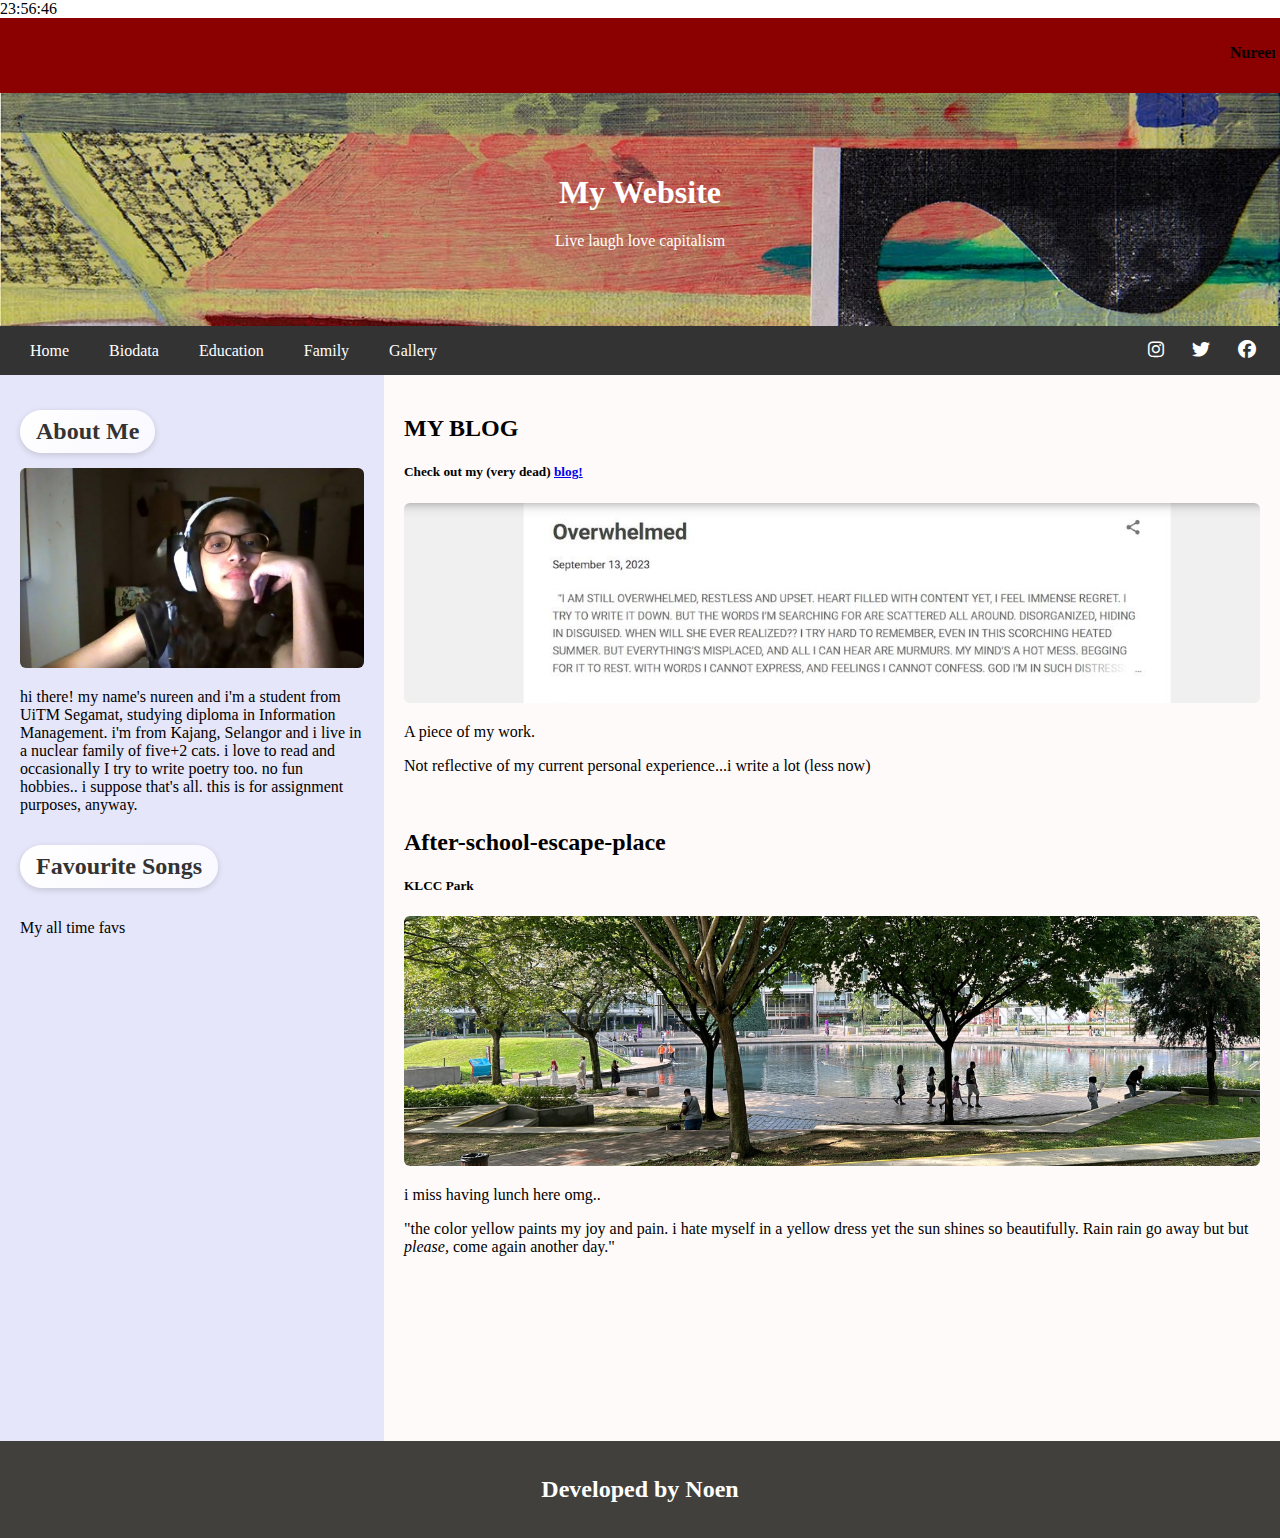
<file: index.html>
<!DOCTYPE html>
<html>
 
  
  <body onload="startTime()">

<div id="txt"></div>

<script>
function startTime() {
  const today = new Date();
  let h = today.getHours();
  let m = today.getMinutes();
  let s = today.getSeconds();
  m = checkTime(m);
  s = checkTime(s);
  document.getElementById('txt').innerHTML =  h + ":" + m + ":" + s;
  setTimeout(startTime, 1000);
}

function checkTime(i) {
  if (i < 10) {i = "0" + i};  // add zero in front of numbers < 10
  return i;
}
</script>
<head>
   <meta name="viewport" content="width=device-width, initial-scale=1">
<title>Home</title>
<meta charset="UTF-8">
<meta name="viewport" content="width=device-width, initial-scale=1">

<!-- Font Awesome for social icons -->
<link rel="stylesheet" href="https://cdnjs.cloudflare.com/ajax/libs/font-awesome/6.5.0/css/all.min.css">

<style>
* {
  box-sizing: border-box;
}

body {
  font-family: Georgia;
  margin: 0;
}

/* Header */
header {
  padding: 60px;
  text-align: center;
  background-image: url('bg.jpg');
  background-size: cover;
  color: white;
}

/* Top navigation bar */
.navbar {
  display: flex;
  justify-content: space-between; /* separates links left, icons right */
  align-items: center;
  background-color: #333;
  padding: 0 10px;
}

/* Left nav links */
.nav-links {
  display: flex;
}

.nav-links a {
  color: white;
  padding: 14px 20px;
  text-decoration: none;
  text-align: center;
}

.nav-links a:hover {
  background-color: #ddd;
  color: black;
}

/* Social icons on right */
.social-icons {
  display: flex;
}

.social-icons a {
  color: white;
  padding: 14px;
  text-decoration: none;
  font-size: 18px;
}

.social-icons a:hover {
  color: #ddd;
}

/* Column container */
.container {  
  display: flex;
  flex-wrap: wrap;
}

/* Sidebar/left column */
.side {
  flex: 30%;
  background-color: #E6E6FA;
  padding: 20px;
}

/* Main column */
.main {
  flex: 70%;
  background-color: #FFFAFA;
  padding: 20px;
}

/* Images */
img {
  transition: transform 0.3s ease;
  border-radius: 6px;
  max-width: 100%;
}
img:hover {
  transform: scale(1.05);
}

/* Bubble headings only for sidebar h2 */
.side h2 {
  display: inline-block;
  background: linear-gradient(135deg, #ffffff, #f8f8ff); /* soft gradient */
  color: #333;
  padding: 8px 16px;
  border-radius: 25px;
  box-shadow: 0 2px 6px rgba(0,0,0,0.15);
  margin: 15px 0;
  font-weight: bold;
}

/* Footer */
footer {
  padding: 15px;
  text-align: center;
  background: #41403C;
  color: white;
}

/* Responsive layout */
@media screen and (max-width: 700px) {
  .container, .navbar {   
    flex-direction: column;
  }
  .nav-links, .social-icons {
    justify-content: center;
  }
}
</style>
</head>
<body>

<!-- Note -->
<div style="background:#8B0000;padding:5px;text-align:center;">
  <h4><marquee>Nureen Nasira's Webpage</marquee></h4>
</div>

<!-- Header -->
<header>
  <div class="w3-container w3-center w3-animate-bottom">
  <h1>My Website</h1>
  <p>Live laugh love capitalism</p>
</header>

<!-- Navigation Bar -->
<div class="navbar">
  <div class="nav-links">
    <a href="index.html">Home</a>
    <a href="bio.html">Biodata</a>
    <a href="edu.html">Education</a>
    <a href="family.html">Family</a>
    <a href="gallery.html">Gallery</a>
  </div>
  <div class="social-icons">
    <a href="https://www.instagram.com/4rts_stuff/" target="_blank" title="Instagram"><i class="fab fa-instagram"></i></a>
    <a href="https://x.com/nureen_nasira" target="_blank" title="Twitter"><i class="fab fa-twitter"></i></a>
    <a href="https://facebook.com" target="_blank" title="Facebook"><i class="fab fa-facebook"></i></a>
  </div>
</div>

<!-- Content Container -->
<div class="container">
  <div class="side">
    <h2>About Me</h2>
    
    <img src="home-photo.jpg" alt="rachel amber" style="width:100%; height:200px; object-fit:cover;">
    <p>hi there! my name's nureen and i'm a student from UiTM Segamat, studying diploma in Information Management. i'm from Kajang, Selangor and i live in a nuclear family of five+2 cats. i love to read and occasionally I try to write poetry too. no fun hobbies.. i suppose that's all. this is for assignment purposes, anyway. </p>

    <h2>Favourite Songs</h2>
    <p>My all time favs</p>

    <iframe allow="autoplay *; encrypted-media *;" frameborder="0" height="152" style="width:100%;max-width:660px;overflow:hidden;background:transparent;" src="https://embed.music.apple.com/my/album/jeff-buckley-its-never-over-songs-from-the-film/1856317722"></iframe>

    <iframe data-testid="embed-iframe" style="border-radius:12px" src="https://open.spotify.com/embed/album/06YsuIiMmeV7GzKNTxNy59?utm_source=generator" width="100%" height="152" frameBorder="0" allowfullscreen="" allow="autoplay; clipboard-write; encrypted-media; fullscreen; picture-in-picture" loading="lazy"></iframe>

    <iframe style="border-radius:12px" src="https://open.spotify.com/embed/playlist/4LI2f6k8as4S5rRMIrcLuF?utm_source=generator&theme=0" width="100%" height="152" frameBorder="0" allow="autoplay; clipboard-write; encrypted-media; fullscreen; picture-in-picture"></iframe>
  </div>

  <div class="main">
    <h2>MY BLOG</h2>
    <h5>Check out my (very dead) <a href="https://www.blogger.com/profile/11640510026350371178"target="_blank">blog!</a></h5>

    <a href="https://www.blogger.com/profile/11640510026350371178" target="_blank"> 
      <img src="ss.jpg" alt="Blog image" style="width:100%; height:200px; object-fit:cover;">
    </a>
    <p>A piece of my work.</p>
    <p>Not reflective of my current personal experience...i write a lot (less now)</p>
    <br>

    <h2>After-school-escape-place</h2>
    <h5>KLCC Park</h5>
    <img src="art2.jpg" alt="Blog image" style="width:100%; height:250px; object-fit:cover;">
    <p>i miss having lunch here omg..</p>
    <p>"the color yellow paints my joy and pain. i hate myself in a yellow dress yet the sun shines so beautifully. Rain rain go away but but <em>please,</em> come again another day."</p>
  </div>
</div>

<!-- Footer -->
<footer>
  <h2>Developed by Noen</h2>
</footer>
</div>
</body>

</html>
</file>
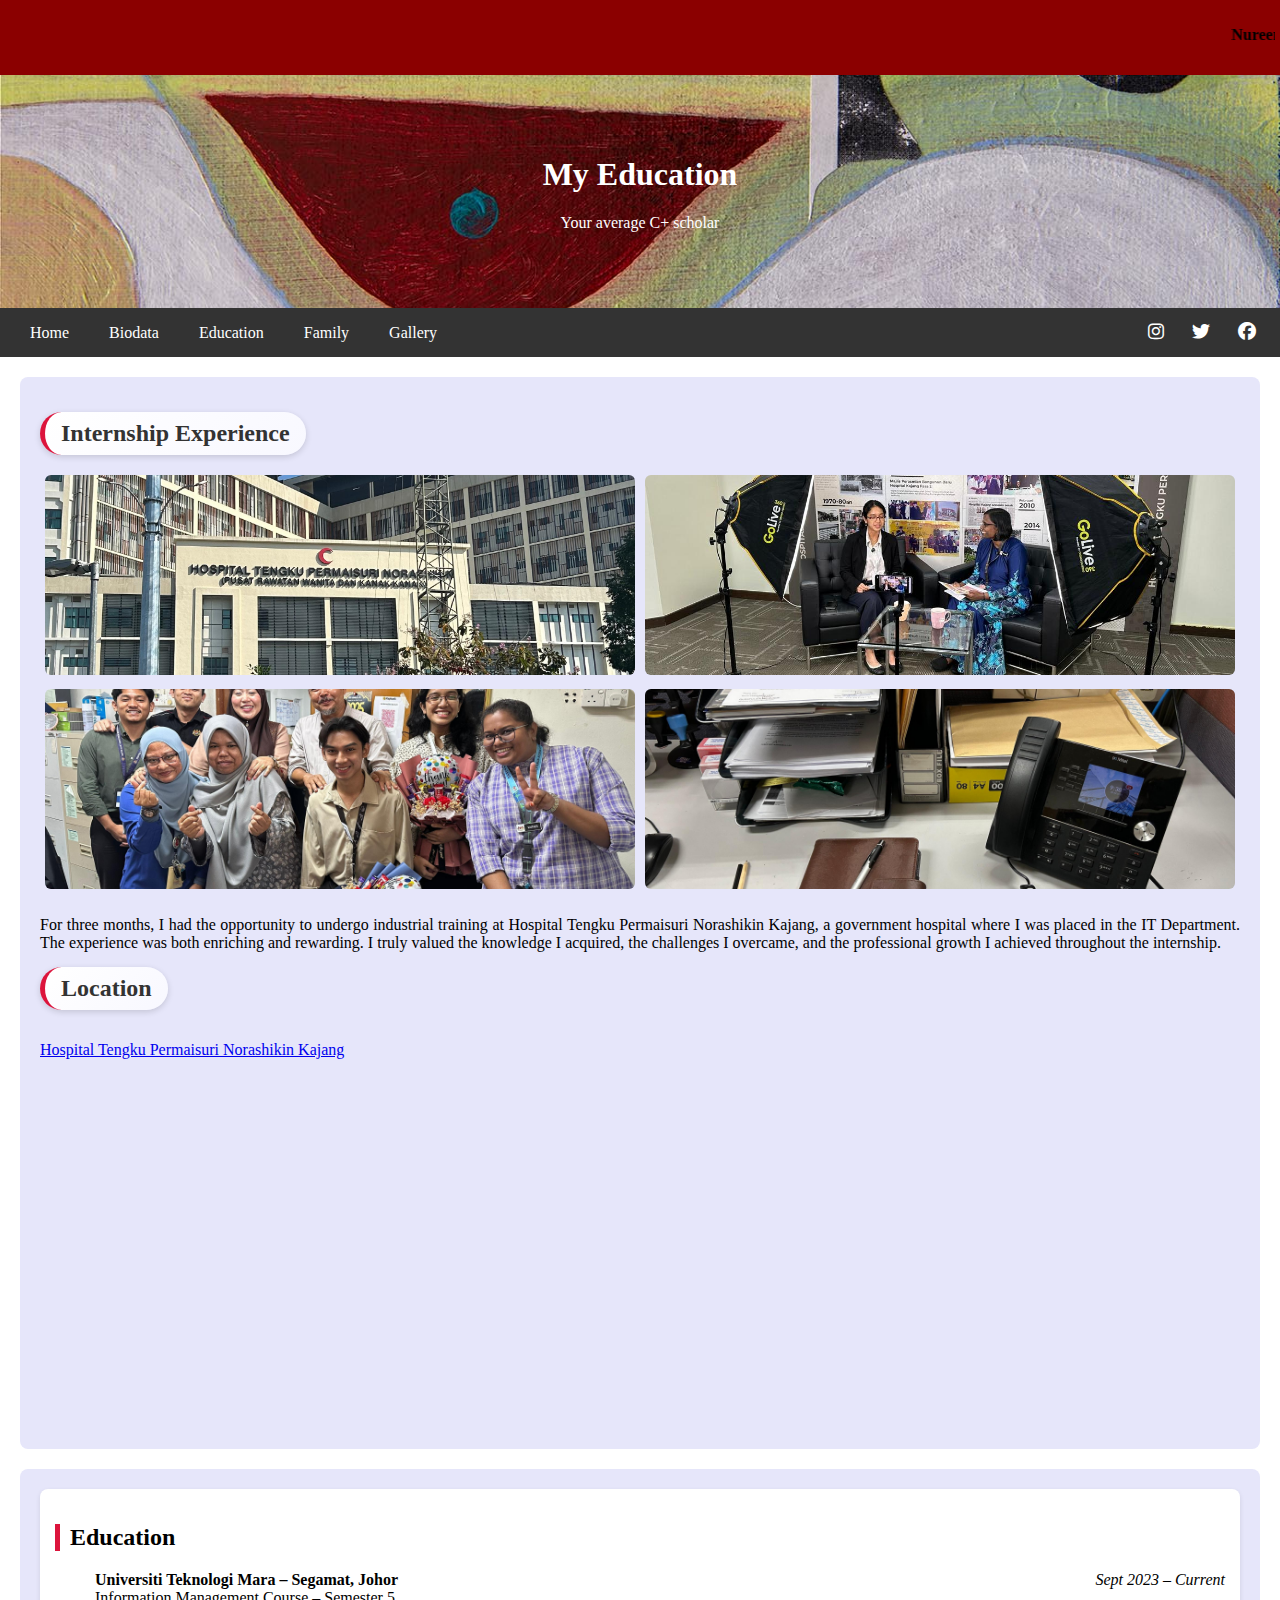
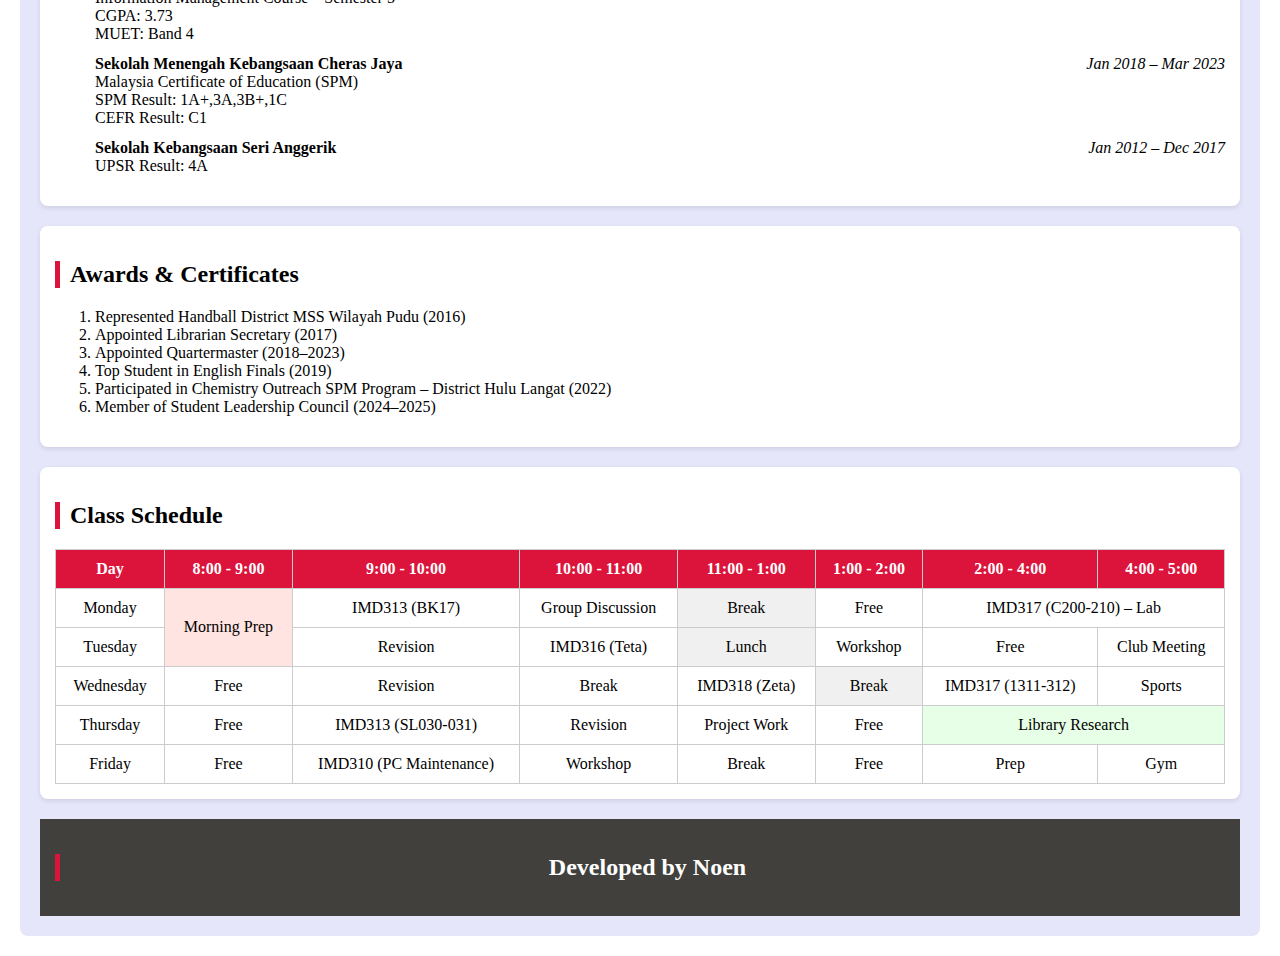
<file: edu.html>
<!DOCTYPE html>
<html>
<head>
<link rel="stylesheet" href="style.css">
<title>Page Title</title>
<meta charset="UTF-8">
<meta name="viewport" content="width=device-width, initial-scale=1">

<!-- Google Font -->
<link href="https://fonts.googleapis.com/css2?family=Roboto:wght@400;700&display=swap" rel="stylesheet">
<!-- Font Awesome for icons -->
<link rel="stylesheet" href="https://cdnjs.cloudflare.com/ajax/libs/font-awesome/6.5.0/css/all.min.css">
<style>

div{
text-align: justify;
text-justify: inter-word;
}

* {
  box-sizing: border-box;
}

.column {
  float: left;
  width: 50%;
  padding: 5px;
}

/* Clearfix (clear floats) */
.row::after {
  content: "";
  clear: both;
  display: table;
}

body {
  font-family: Georgia;
  margin: 0;
}

h2 {
  border-left: 5px solid #DC143C;
  padding-left: 10px;
}

/* Header */
header {
  padding: 60px;
  text-align: center;
  background-image: url('bg.jpg');
  background-size: cover;
  background-position: center;
  color: white;
}

/* Top navigation bar */
.navbar {
  display: flex;
  justify-content: space-between; /* separates links left, icons right */
  align-items: center;
  background-color: #333;
  padding: 0 10px;
}

/* Left nav links */
.nav-links {
  display: flex;
}

.nav-links a {
  color: white;
  padding: 14px 20px;
  text-decoration: none;
  text-align: center;
}

.nav-links a:hover {
  background-color: #ddd;
  color: black;
}

/* Social icons on right */
.social-icons {
  display: flex;
}

.social-icons a {
  color: white;
  padding: 14px;
  text-decoration: none;
  font-size: 18px;
}

.social-icons a:hover {
  color: #ddd;
}




/* Left sidebar */
.side {
  flex: 25%;
  background-color: #E6E6FA;
  padding: 20px;
  border-radius: 8px;
}

/* Main content */
.main {
  flex: 50%;
  background-color: #E6E6FA;
  padding: 20px;
  border-radius: 8px;
}

#education ol {
  list-style-type: decimal;
  padding-left: 40px;
}

#education li {
  display: flex;
  justify-content: space-between;
  align-items: baseline;
  margin-bottom: 12px;
}

#education li::marker {
  font-weight: bold;
  color: #DC143C;
}

/* Card-style sections */
section {
  background: white;
  margin-bottom: 20px;
  padding: 15px;
  border-radius: 8px;
  box-shadow: 0 2px 5px rgba(0,0,0,0.1);
}

/* Images */
img {
  transition: transform 0.3s ease;
  border-radius: 6px;
  max-width: 100%;
  height: 200px;
  object-fit: cover;
}
img:hover {
  transform: scale(1.05);
}

/* Table styling */
table {
  width: 100%;
  border-collapse: collapse;
  margin-top: 15px;
}

table, th, td {
  border: 1px solid #ccc;
}

th, td {
  padding: 10px;
  text-align: center;
}

th {
  background-color: #DC143C;
  color: white;
}


/* Column container */
.container {  
  display: flex;
  flex-wrap: wrap;
  padding: 20px;   /* use padding inside instead of margin */
  gap: 20px;
}

/* Footer */
footer {
  padding: 15px;
  width: 100%;
  text-align: center;
  background: #41403C;
  color: white;
  margin-top: 20px;
  position: relative;
  left: 0;
}

/* Scroll to Top Button */
#scrollTopBtn {
  display: none;
  position: fixed;
  bottom: 30px;
  right: 30px;
  z-index: 99;
  font-size: 20px;
  border: none;
  outline: none;
  background-color: #DC143C;
  color: white;
  cursor: pointer;
  padding: 14px;
  border-radius: 50%;
  box-shadow: 0 2px 5px rgba(0,0,0,0.3);
  transition: background-color 0.3s ease;
}
#scrollTopBtn:hover { background-color: #a50f2d; }



/* Responsive layout */
@media screen and (max-width: 700px) {
  .container, .navbar {   
    flex-direction: column;
  }
  .nav-links, .social-icons {
    justify-content: center;
  }
}
</style>
</head>
<body>

<!-- Note -->
<div style="background:#8B0000;padding:5px;text-align:center;">
  <h4><marquee>Nureen Nasira's Webpage</marquee></h4>
</div>

<!-- Header -->
<header>
  <h1>My Education</h1>
  <p>Your average C+ scholar</p>
</header>

<!-- Navigation Bar -->
<div class="navbar">
  <div class="nav-links">
  <a href="index.html">Home</a>
  <a href="bio.html">Biodata</a>
  <a href="edu.html">Education</a>
  <a href="family.html">Family</a>
  <a href="gallery.html">Gallery</a>
</div>
 <div class="social-icons">
    <a href="https://www.instagram.com" target="_blank" title="Instagram"><i class="fab fa-instagram"></i></a>
    <a href="https://twitter.com" target="_blank" title="Twitter"><i class="fab fa-twitter"></i></a>
    <a href="https://facebook.com" target="_blank" title="Facebook"><i class="fab fa-facebook"></i></a>
  </div>
</div>


<!-- Content Container -->
<div class="container">
  <!-- Left Sidebar -->
  <div class="side">
    <h2>Internship Experience</h2>

<div class="row">

  <div class="column">
    <img src="hosp.jpg" alt="WCC Hospital" style="width:100%";height:100px; object-fit:cover;">
</div>

<div class="column">
    <img src="intern.jpg" alt="WCC Hospital" style="width:100%";height:100px; object-fit:cover;">
  </div>

<div class="column">
    <img src="it-team.jpg" alt="WCC Hospital" style="width:100%";height:100px; object-fit:cover;">
  </div>

<div class="column">
    <img src="desk.jpg" alt="WCC Hospital" style="width:100%";height:100px; object-fit:cover;">
  </div>

</div>

<br>
  
    <div>For three months, I had the opportunity to undergo industrial training at Hospital Tengku Permaisuri Norashikin Kajang, a government hospital where I was placed in the IT Department. The experience was both enriching and rewarding. I truly valued the knowledge I acquired, the challenges I overcame, and the professional growth I achieved throughout the internship.</div>

    <h2>Location</h2>
    <p><a href="https://jknselangor.moh.gov.my/htpn/index.php?option=com_sppagebuilder&view=page&id=30"target="_blank">Hospital Tengku Permaisuri Norashikin Kajang </a></p>

<iframe src="https://www.google.com/maps/embed?pb=!1m23!1m12!1m3!1d15937.473050325943!2d101.77841228238529!3d2.9950982402724953!2m3!1f0!2f0!3f0!3m2!1i1024!2i768!4f13.1!4m8!3e6!4m0!4m5!1s0x31cdcb81fb409889%3A0xa9a6012492ad7d36!2s4%2C%20Jalan%20Semenyih%2C%20Bandar%20Kajang%2C%2043000%20Kajang%2C%20Selangor!3m2!1d2.9929069!2d101.7929606!5e0!3m2!1sen!2smy!4v1765442539217!5m2!1sen!2smy" width="480" height="350" style="border:0;" allowfullscreen="" loading="lazy" referrerpolicy="no-referrer-when-downgrade"></iframe>

   
  </div>

  <div class="main">
    <section id="education">
      <h2>Education</h2>
      <ul>
        <li>
          <div class="details">
            <strong>Universiti Teknologi Mara – Segamat, Johor</strong><br>
            Information Management Course – Semester 5<br>
            CGPA: 3.73<br>
            MUET: Band 4
          </div>
          <em>Sept 2023 – Current</em>
        </li>
        <li>
          <div class="details">
            <strong>Sekolah Menengah Kebangsaan Cheras Jaya</strong><br>
            Malaysia Certificate of Education (SPM)<br>
            SPM Result: 1A+,3A,3B+,1C<br>
            CEFR Result: C1
          </div>
          <em>Jan 2018 – Mar 2023</em>
        </li>
        <li>
          <div class="details">
            <strong>Sekolah Kebangsaan Seri Anggerik</strong><br>
            UPSR Result: 4A
          </div>
          <em>Jan 2012 – Dec 2017</em>
        </li>
      </ul>
    </section>

    <section id="awards">
      <h2>Awards & Certificates</h2>
      <ol>
        <li>Represented Handball District MSS Wilayah Pudu (2016)</li>
        <li>Appointed Librarian Secretary (2017)</li>
        <li>Appointed Quartermaster (2018–2023)</li>
        <li>Top Student in English Finals (2019)</li>
        <li>Participated in Chemistry Outreach SPM Program – District Hulu Langat (2022)</li>
        <li>Member of Student Leadership Council (2024–2025)</li>
      </ol>
    </section>

  <section id="schedule">
  <h2>Class Schedule</h2>
  <table>
    <tr>
      <th>Day</th>
      <th>8:00 - 9:00</th>
      <th>9:00 - 10:00</th>
      <th>10:00 - 11:00</th>
      <th>11:00 - 1:00</th>
      <th>1:00 - 2:00</th>
      <th>2:00 - 4:00</th>
      <th>4:00 - 5:00</th>
    </tr>
    <tr>
      <td>Monday</td>
      <td rowspan="2" style="background:#ffe4e1;">Morning Prep</td>
      <td>IMD313 (BK17)</td>
      <td>Group Discussion</td>
      <td style="background:#f0f0f0;">Break</td>
      <td>Free</td>
      <td colspan="2">IMD317 (C200-210) – Lab</td>
    </tr>
    <tr>
      <td>Tuesday</td>
      <td>Revision</td>
      <td>IMD316 (Teta)</td>
      <td style="background:#f0f0f0;">Lunch</td>
      <td>Workshop</td>
      <td>Free</td>
      <td>Club Meeting</td>
    </tr>
    <tr>
      <td>Wednesday</td>
      <td>Free</td>
      <td>Revision</td>
      <td>Break</td>
      <td>IMD318 (Zeta)</td>
      <td style="background:#f0f0f0;">Break</td>
      <td>IMD317 (1311-312)</td>
      <td>Sports</td>
    </tr>
    <tr>
      <td>Thursday</td>
      <td>Free</td>
      <td>IMD313 (SL030-031)</td>
      <td>Revision</td>
      <td>Project Work</td>
      <td>Free</td>
      <td colspan="2" style="background:#e6ffe6;">Library Research</td>
    </tr>
    <tr>
      <td>Friday</td>
      <td>Free</td>
      <td>IMD310 (PC Maintenance)</td>
      <td>Workshop</td>
      <td>Break</td>
      <td>Free</td>
      <td>Prep</td>
      <td>Gym</td>
    </tr>
  </table>
</section>
<!-- Footer -->
<footer>
  <h2>Developed by Noen</h2>
</footer>

<!-- Scroll to Top Button -->
<button onclick="topFunction()" id="scrollTopBtn" title="Go to top">
  <i class="fas fa-arrow-up"></i>
</button>

<script>
let scrollTopBtn = document.getElementById("scrollTopBtn");
window.onscroll = function() {scrollFunction()};
function scrollFunction() {
  if (document.body.scrollTop > 200 || document.documentElement.scrollTop > 200) {
    scrollTopBtn.style.display = "block";
  } else {
    scrollTopBtn.style.display = "none";
  }
}
function topFunction() {
  window.scrollTo({top: 0, behavior: 'smooth'});
}
</script>

</body>
</html>
</file>
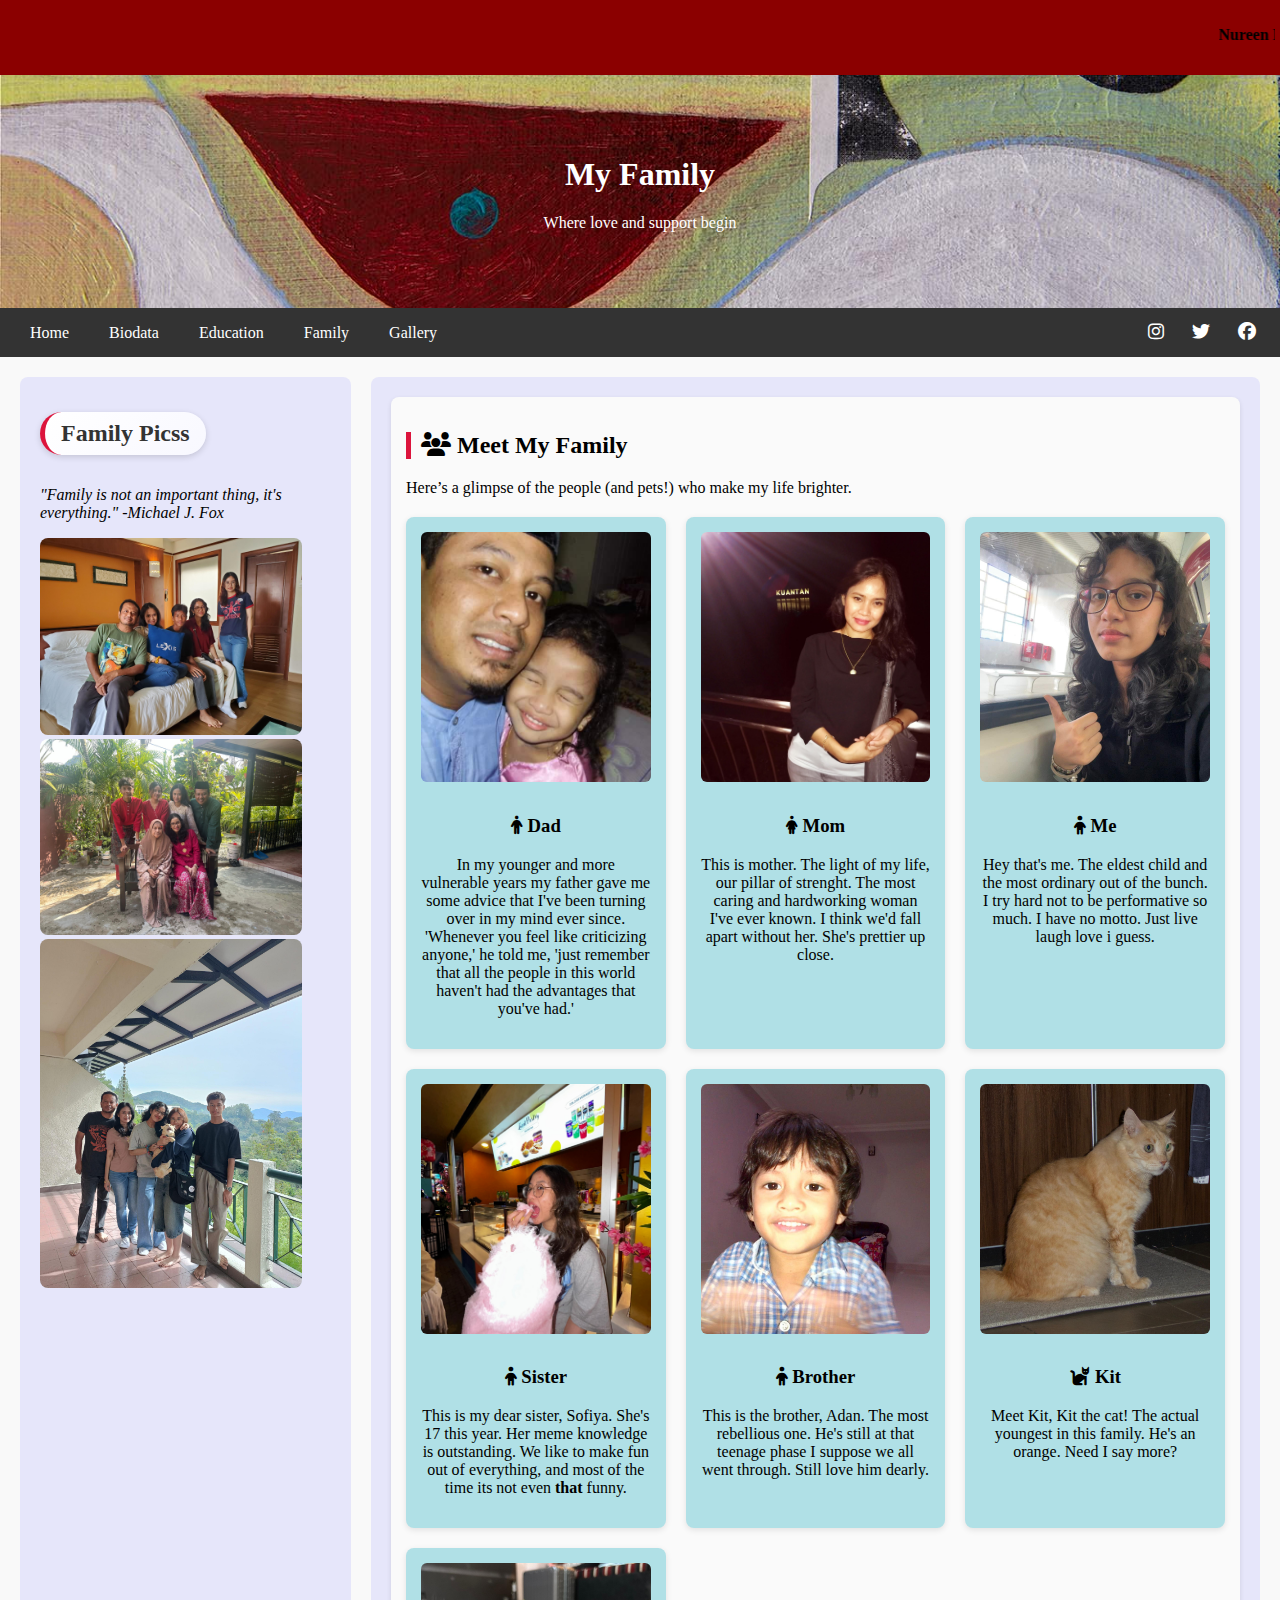
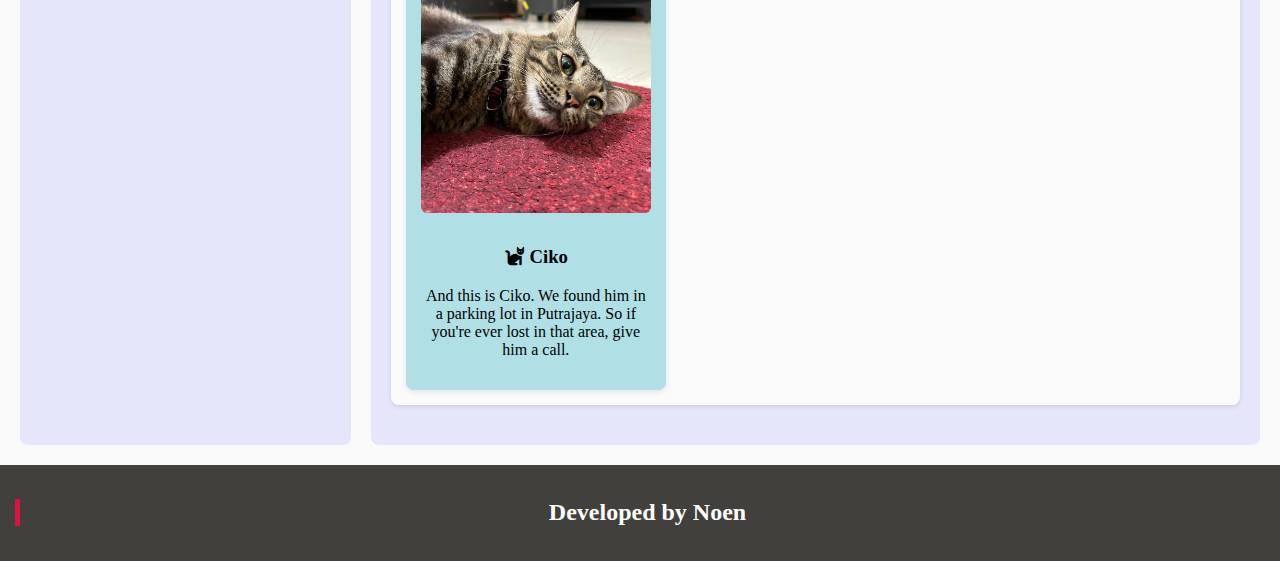
<file: family.html>
<!DOCTYPE html>
<html>
<head>
<link rel="stylesheet" href="style.css">
<title>Family</title>
<meta charset="UTF-8">
<meta name="viewport" content="width=device-width, initial-scale=1">

<!-- Google Font -->
<link href="https://fonts.googleapis.com/css2?family=Roboto:wght@400;700&display=swap" rel="stylesheet">

<!-- Font Awesome for icons -->
<link rel="stylesheet" href="https://cdnjs.cloudflare.com/ajax/libs/font-awesome/6.5.0/css/all.min.css">

<style>
* { box-sizing: border-box; }

body {
  font-family: Georgia;
  margin: 0;
  background-color: #f9f9f9;
}

h2 {
  border-left: 5px solid #DC143C;
  padding-left: 10px;
}

/* Header */
header {
  padding: 60px;
  text-align: center;
  background-image: url('bg.jpg');
  background-size: cover;
  background-position: center;
  color: white;
}

/* Top navigation bar */
.navbar {
  display: flex;
  justify-content: space-between; /* separates links left, icons right */
  align-items: center;
  background-color: #333;
  padding: 0 10px;
}

/* Left nav links */
.nav-links {
  display: flex;
}

.nav-links a {
  color: white;
  padding: 14px 20px;
  text-decoration: none;
  text-align: center;
}

.nav-links a:hover {
  background-color: #ddd;
  color: black;
}

/* Social icons on right */
.social-icons {
  display: flex;
}

.social-icons a {
  color: white;
  padding: 14px;
  text-decoration: none;
  font-size: 18px;
}

.social-icons a:hover {
  color: #ddd;
}


/* Column container */
.container {  
  display: flex;
  flex-wrap: wrap;
  margin: 20px;
  gap: 20px;
}

/* Sidebar */
.side {
  flex: 25%;
  background-color: #E6E6FA;
  padding: 20px;
  border-radius: 8px;
}

/* Main content */
.main {
  flex: 70%;
  background-color: #E6E6FA;
  padding: 20px;
  border-radius: 8px;
}

/* Card-style sections */
section {
  background: #fafafa;
  margin-bottom: 20px;
  padding: 15px;
  border-radius: 8px;
  box-shadow: 0 2px 5px rgba(0,0,0,0.1);

img {
  transition: transform 0.3s ease;
  border-radius: 6px;
  max-width: 100%;
}

}
img:hover {
  transform: scale(1.05);
}

/* Family grid */
.family-grid {
  display: grid;
  grid-template-columns: repeat(auto-fit,minmax(200px,1fr));
  gap: 20px;
  margin-top: 20px;
}
.family-card {
  background: #B0E0E6;
  border-radius: 8px;
  text-align: center;
  padding: 15px;
  box-shadow: 0 2px 6px rgba(0,0,0,0.1);
  transition: transform 0.3s ease;
}
.family-card:hover {
  transform: translateY(-5px);
}
.family-card img {
  width: 100%;
  height: 250px;
  object-fit: cover;
  border-radius: 6px;
  margin-bottom: 10px;
}

/* Footer */
footer {
  padding: 15px;
  width: 100%;
  text-align: center;
  background: #41403C;
  color: white;
  margin-top: 20px;
}

/* Scroll to Top Button */
#scrollTopBtn {
  display: none;
  position: fixed;
  bottom: 30px;
  right: 30px;
  z-index: 99;
  font-size: 20px;
  border: none;
  outline: none;
  background-color: #DC143C;
  color: white;
  cursor: pointer;
  padding: 14px;
  border-radius: 50%;
  box-shadow: 0 2px 5px rgba(0,0,0,0.3);
  transition: background-color 0.3s ease;
}
#scrollTopBtn:hover { background-color: #a50f2d; }

/* Responsive layout */
@media screen and (max-width: 700px) {
  .container, .navbar {   
    flex-direction: column;
  }
  .nav-links, .social-icons {
    justify-content: center;
  }
}
</style>
</head>
<body>

<!-- Note -->
<div style="background:#8B0000;padding:5px;text-align:center;">
  <h4><marquee>Nureen Nasira's Webpage</marquee></h4>
</div>

<!-- Header -->
<header>
  <h1>My Family</h1>
  <p>Where love and support begin</p>
</header>

<!-- Navigation Bar -->
<div class="navbar">
<div class="nav-links">
  <a href="index.html">Home</a>
  <a href="bio.html">Biodata</a>
  <a href="edu.html">Education</a>
  <a href="family.html">Family</a>
  <a href="gallery.html">Gallery</a>
</div>
<div class="social-icons">
<a href="https://www.instagram.com" target="_blank" title="Instagram"><i class="fab fa-instagram"></i></a>
    <a href="https://twitter.com" target="_blank" title="Twitter"><i class="fab fa-twitter"></i></a>
    <a href="https://facebook.com" target="_blank" title="Facebook"><i class="fab fa-facebook"></i></a>
  </div>
</div>

<!-- Content Container -->
<div class="container">
  <!-- Sidebar -->
  <div class="side">
    <h2>Family Picss</h2>
    <p><em>"Family is not an important thing, it's everything." -Michael J. Fox</em></p>
    <img src="fam1.jpg" alt="Family group" style="width:90%; border-radius:8px;">
<img src="raya.jpg" alt="Family group" style="width:90%; border-radius:8px;">
<img src="fam2.jpg" alt="Family group" style="width:90%; border-radius:8px;">
  </div>

  <!-- Main Content -->
  <div class="main">
    <section id="family">
      <h2><i class="fas fa-users"></i> Meet My Family</h2>
      <p>Here’s a glimpse of the people (and pets!) who make my life brighter.</p>
      
      <div class="family-grid">
        <div class="family-card">
          <img src="dad.jpg" alt="Dad">
          <h3><i class="fas fa-male"></i> Dad</h3>
          <p>In my younger and more vulnerable years my father gave me some advice that I've been turning over in my mind ever since. 'Whenever you feel like criticizing anyone,' he told me, 'just remember that all the people in this world haven't had the advantages that you've had.'</p>
        </div>
        <div class="family-card">
          <img src="mom.jpg" alt="Mom">
          <h3><i class="fas fa-female"></i> Mom</h3>
          <p>This is mother. The light of my life, our pillar of strenght. The most caring and hardworking woman I've ever known. I think we'd fall apart without her. She's prettier up close.</p>
        </div>
        <div class="family-card">
          <img src="bio-photo.jpg" alt="me">
          <h3><i class="fas fa-child"></i> Me</h3>
          <p>Hey that's me. The eldest child and the most ordinary out of the bunch. I try hard not to be performative so much. I have no motto. Just live laugh love i guess.</p>
        </div>
        <div class="family-card">
          <img src="fiya.jpg" alt="Sibling">
          <h3><i class="fas fa-child"></i> Sister</h3>
          <p>This is my dear sister, Sofiya. She's 17 this year. Her meme knowledge is outstanding. We like to make fun out of everything, and most of the time its not even <strong>that</strong> funny.</p>
        </div>
        <div class="family-card">
          <img src="adan.jpg" alt="brother">
          <h3><i class="fas fa-child"></i> Brother</h3>
          <p>This is the brother, Adan. The most rebellious one. He's still at that teenage phase I suppose we all went through. Still love him dearly.</p>
        </div>
  <div class="family-card">
          <img src="cat.jpg" alt="Cats">
          <h3><i class="fas fa-cat"></i> Kit</h3>
          <p>Meet Kit, Kit the cat! The actual youngest in this family. He's an orange. Need I say more?</p>
        </div>
 <div class="family-card">
          <img src="ciko.jpg" alt="Cats">
          <h3><i class="fas fa-cat"></i> Ciko</h3>
          <p>And this is Ciko. We found him in a parking lot in Putrajaya. So if you're ever lost in that area, give him a call.</p>
        </div>
      </div>
    </section>
  </div>
</div>

<!-- Footer -->
<footer>
  <h2>Developed by Noen</h2>
</footer>

<!-- Scroll to Top Button -->
<button onclick="topFunction()" id="scrollTopBtn" title="Go to top">
  <i class="fas fa-arrow-up"></i>
</button>

<script>
let scrollTopBtn = document.getElementById("scrollTopBtn");
window.onscroll = function() {scrollFunction()};
function scrollFunction() {
  if (document.body.scrollTop > 200 || document.documentElement.scrollTop > 200) {
    scrollTopBtn.style.display = "block";
  } else {
    scrollTopBtn.style.display = "none";
  }
}
function topFunction() {
  window.scrollTo({top: 0, behavior: 'smooth'});
}
</script>

</body>
</html>
</file>
<file: style.css>
<!-- Font Awesome for social icons -->
<link rel="stylesheet" href="https://cdnjs.cloudflare.com/ajax/libs/font-awesome/6.5.0/css/all.min.css">


}

body {
  font-family: Georgia;
  margin: 0;
}

/* Header */
header {
  padding: 60px;
  text-align: center;
  background-image: url('bg.jpg');
  background-size: cover;
  color: white;
}

/* Top navigation bar */
.navbar {
  display: flex;
  justify-content: space-between; /* separates links left, icons right */
  align-items: center;
  background-color: #333;
  padding: 0 10px;
}

/* Left nav links */
.nav-links {
  display: flex;
}

.nav-links a {
  color: white;
  padding: 14px 20px;
  text-decoration: none;
  text-align: center;
}

.nav-links a:hover {
  background-color: #ddd;
  color: black;
}

/* Social icons on right */
.social-icons {
  display: flex;
}

.social-icons a {
  color: white;
  padding: 14px;
  text-decoration: none;
  font-size: 18px;
}

.social-icons a:hover {
  color: #ddd;
}

/* Column container */
.container {  
  display: flex;
  flex-wrap: wrap;
}

/* Sidebar/left column */
.side {
  flex: 30%;
  background-color: #E6E6FA;
  padding: 20px;
}

/* Main column */
.main {
  flex: 70%;
  background-color: #FFFAFA;
  padding: 20px;
}

/* Images */
img {
  transition: transform 0.3s ease;
  border-radius: 6px;
  max-width: 100%;
}
img:hover {
  transform: scale(1.05);
}

/* Bubble headings only for sidebar h2 */
.side h2 {
  display: inline-block;
  background: linear-gradient(135deg, #ffffff, #f8f8ff); /* soft gradient */
  color: #333;
  padding: 8px 16px;
  border-radius: 25px;
  box-shadow: 0 2px 6px rgba(0,0,0,0.15);
  margin: 15px 0;
  font-weight: bold;
}

/* Footer */
footer {
  padding: 15px;
  text-align: center;
  background: #41403C;
  color: white;
}

/* Responsive layout */
@media screen and (max-width: 700px) {
  .container, .navbar {   
    flex-direction: column;
  }
  .nav-links, .social-icons {
    justify-content: center;
  }
}
<!-- Navigation Bar -->
<div class="navbar">
  <div class="nav-links">
    <a href="index.html">Home</a>
    <a href="bio.html">Biodata</a>
    <a href="edu.html">Education</a>
    <a href="family.html">Family</a>
    <a href="gallery.html">Gallery</a>
  </div>
  <div class="social-icons">
    <a href="https://www.instagram.com" target="_blank" title="Instagram"><i class="fab fa-instagram"></i></a>
    <a href="https://twitter.com" target="_blank" title="Twitter"><i class="fab fa-twitter"></i></a>
    <a href="https://facebook.com" target="_blank" title="Facebook"><i class="fab fa-facebook"></i></a>
  </div>
</div>
</file>
